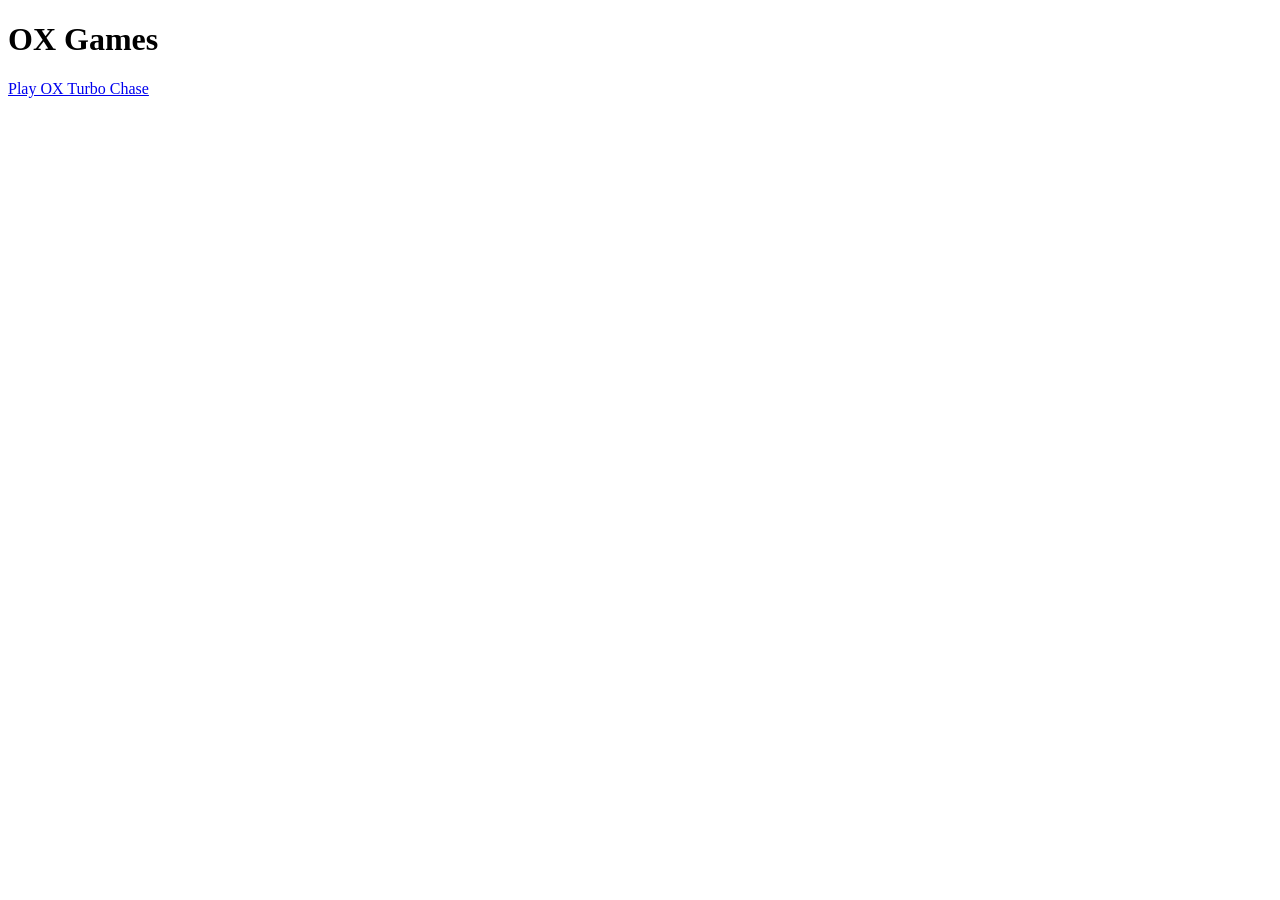
<file: index.html>
<!doctype html><html lang="en"><head><meta charset="utf-8"><meta name="viewport" content="width=device-width,initial-scale=1"><title>OX Games</title></head><body><main><h1>OX Games</h1><a href="./ox-turbo-chase/">Play OX Turbo Chase</a></main></body></html>
</file>
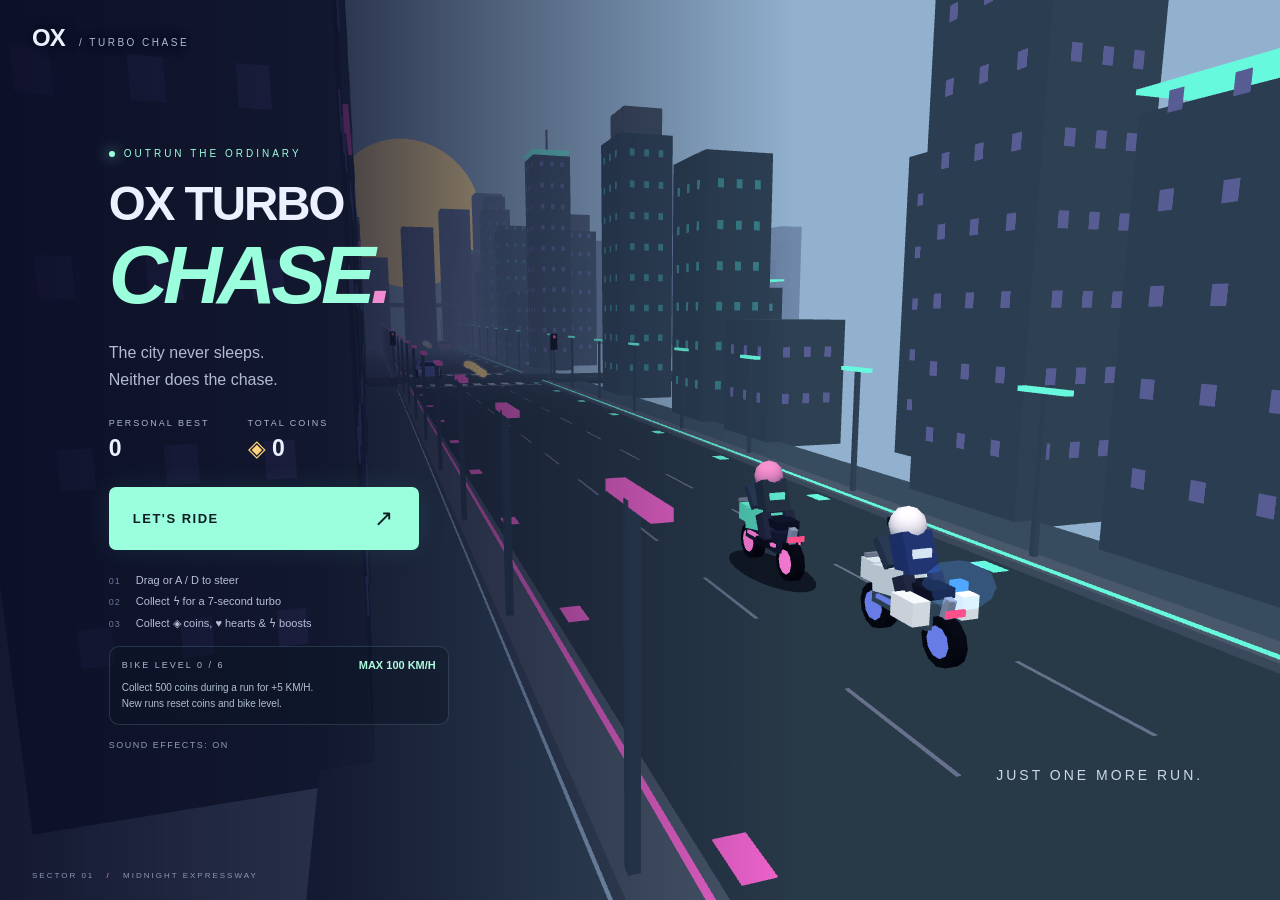
<file: ox-turbo-chase/index.html>
<!doctype html>
<html lang="en">
<head>
  <meta charset="UTF-8" />
  <meta name="viewport" content="width=device-width, initial-scale=1, viewport-fit=cover" />
  <meta name="theme-color" content="#080a20" />
  <meta name="description" content="Ride the neon highway. Dodge traffic, collect coins, and outrun the chase." />
  <title>OX Turbo Chase</title>
  <link rel="icon" type="image/svg+xml" href="./icon.svg" />
  <script src="https://www.youtube.com/game_api/v1"></script>
  <script type="module" crossorigin src="./assets/index-dl7kXBuc.js"></script>
  <link rel="stylesheet" crossorigin href="./assets/index-B7YhjZRI.css">
</head>
<body>
  <main id="app" aria-label="OX Turbo Chase">
    <canvas id="world" aria-label="Neon motorcycle highway"></canvas>
    <div id="interface"></div>
    <div id="boot" role="status">OX TURBO CHASE · LOADING THE HIGHWAY</div>
  </main>
</body>
</html>
</file>
<file: ox-turbo-chase/assets/index-B7YhjZRI.css>
:root{color:#edf1ff;font-synthesis:none;--mint:#9bffdd;--pink:#f08ccf;--muted:#9299b6;background:#0b0d25;font-family:Inter,Segoe UI,Arial,sans-serif}*{box-sizing:border-box;-webkit-tap-highlight-color:transparent}html,body,#app{overscroll-behavior:none;touch-action:none;-webkit-user-select:none;user-select:none;width:100%;height:100%;margin:0;overflow:hidden}button{font:inherit;cursor:pointer;touch-action:none;color:inherit;border:0}button:focus-visible{outline:3px solid var(--pink);outline-offset:4px}button:disabled{opacity:.55;cursor:wait}[hidden]{display:none!important}#world{touch-action:none;width:100%;height:100%;display:block}#interface{pointer-events:none;position:absolute;inset:0}#interface button,#panel section,.ad-preview{pointer-events:auto}#boot{letter-spacing:3px;color:var(--mint);background:#0b0d25;place-items:center;font-size:12px;display:grid;position:absolute;inset:0}.topline{top:max(24px,env(safe-area-inset-top));left:max(32px,env(safe-area-inset-left));right:max(32px,env(safe-area-inset-right));z-index:5;justify-content:space-between;align-items:center;display:flex;position:absolute}.brand{letter-spacing:-1px;font-size:24px;font-weight:900}.brand span{letter-spacing:2.5px;color:#b2bad3;margin-left:9px;font-size:10px;font-weight:500}.utilities{align-items:center;gap:18px;display:flex}.mode{letter-spacing:2px;color:#c0c6dc;background:#10152e60;border:1px solid #787a9e40;border-radius:5px;padding:8px 11px;font-size:9px}.icon-button{background:#171d3980;border:1px solid #6c79934d;border-radius:50%;width:42px;height:42px;font-weight:700}#panel{justify-content:center;align-items:center;display:flex;position:absolute;inset:0}#interface[data-phase=MENU] #panel,#interface[data-phase=READY] #panel{background:linear-gradient(90deg,#0b0d25ed 0%,#0b0d25c9 25%,#0b0d2500 62%);justify-content:flex-start;padding-left:8.5%}.menu{width:440px;max-width:90vw;padding:20px 0}.eyebrow{letter-spacing:3px;color:var(--mint);align-items:center;gap:9px;margin-bottom:22px;font-size:10px;display:flex}.eyebrow i{background:var(--mint);width:6px;height:6px;box-shadow:0 0 14px var(--mint);border-radius:50%}h1{letter-spacing:-5px;margin:0;font-size:clamp(48px,6.4vw,94px);font-weight:900;line-height:.97}h1>span{letter-spacing:-2px;margin-bottom:8px;font-size:.58em;display:block}h1 em,h2 em{color:var(--mint);font-style:italic}.title-dot{color:var(--pink)}.intro{color:#b4bad1;margin:24px 0;font-size:16px;line-height:1.7}.menu-stats{gap:38px;margin:25px 0;display:flex}.micro{letter-spacing:2px;color:#adb5d0;font-size:9px}.menu-stats .micro{margin-bottom:7px;display:block}.menu-stats strong{font-size:23px;font-weight:600}.gold{color:#ffd37e}.primary{background:var(--mint);color:#0d1d25;letter-spacing:1.5px;border-radius:7px;justify-content:space-between;align-items:center;width:100%;min-height:58px;padding:18px 24px;font-size:13px;font-weight:800;transition:background .15s,transform .15s;display:flex;box-shadow:0 0 28px #74f7ce18}.primary:hover{background:#c4ffed;transform:translateY(-1px)}.primary span{font-size:23px}.menu>.primary{max-width:310px}.instructions{color:#b7bed4;gap:9px;margin-top:24px;font-size:11px;display:grid}.instructions b{color:#6e799b;letter-spacing:1px;margin-right:12px;font-size:9px;font-weight:400}.text-button{letter-spacing:1.5px;color:#8f9bb6;background:0 0;padding:15px 0 0;font-size:9px}.menu-tag{text-align:right;letter-spacing:3px;color:#d0d7ed;gap:10px;font-size:14px;display:grid;position:absolute;bottom:13%;right:6%}.footer{bottom:max(20px,env(safe-area-inset-bottom));letter-spacing:2px;color:#8d96b3;justify-content:space-between;font-size:8px;display:flex;position:absolute;left:32px;right:32px}.footer i,.result-inline i{color:var(--pink);padding:0 8px;font-style:normal}#hud{justify-content:space-between;display:flex;position:absolute;top:92px;left:32px;right:32px}.hud-left,.hud-right{align-items:flex-start;gap:30px;display:flex}#hearts{color:#f58bc3;letter-spacing:5px;filter:drop-shadow(0 0 10px #ff60a349);padding-top:4px;font-size:25px}.score{gap:4px;display:grid}.score strong{letter-spacing:-1px;font-size:30px;font-weight:600}.hud-right{align-items:center;gap:25px}.stat{align-items:center;gap:8px;font-size:18px;display:flex}.coin-icon{color:#ffd37e;font-size:24px}.modal{-webkit-backdrop-filter:blur(14px);backdrop-filter:blur(14px);background:#0e132deb;border:1px solid #7177a247;border-radius:16px;width:calc(100% - 40px);max-width:440px;padding:38px;box-shadow:0 24px 100px #0006}.modal .eyebrow{letter-spacing:2px;font-size:8px}.modal h2{letter-spacing:-2px;margin:0 0 22px;font-size:54px;line-height:1}.modal p{color:#b6bfd8;font-size:13px;line-height:1.7}.modal small{color:#8590af;margin-top:14px;font-size:10px;line-height:1.6;display:block}.secondary{letter-spacing:1.5px;background:#1b224380;border:1px solid #69739c50;border-radius:7px;width:100%;margin-top:12px;padding:14px;font-size:11px;display:block}.secondary:hover{background:#28325b}.result-inline{letter-spacing:1px;color:var(--mint);margin:24px 0;font-size:11px}.result-score{gap:7px;display:grid}.result-score strong{color:var(--mint);font-size:44px;font-weight:600}.results{grid-template-columns:1fr 1fr;gap:20px;padding:20px 0 25px;display:grid}.results>div{gap:5px;display:grid}.results b{font-size:17px;font-weight:500}.compact{max-width:380px}#drive{position:absolute;inset:0}.turbo-cluster{bottom:max(65px,calc(env(safe-area-inset-bottom) + 50px));justify-items:end;gap:12px;display:grid;position:absolute;right:32px}#countdown{color:var(--mint);letter-spacing:1px;background:#142c3acc;border-radius:5px;padding:8px;font-size:11px}.telemetry{position:absolute;bottom:83px;left:32px}.telemetry>strong{font-size:30px;font-weight:500}.pressure-track{background:#39405b;width:100px;height:3px;margin:8px 0 17px}.pressure-track i{background:#8c86fb;width:50%;height:100%;display:block}.steer-hint{letter-spacing:2px;color:#d1d9ef;font-size:10px;position:absolute;bottom:36px;left:50%;transform:translate(-50%)}.steer-hint span{color:#9aa7c5;letter-spacing:1px;margin-left:8px;font-size:9px}#interface[data-phase=PLAYING] .footer{display:none}#toast{opacity:0;color:var(--mint);letter-spacing:1px;text-shadow:0 2px 14px #000;font-size:13px;font-weight:700;transition:opacity .15s,transform .15s;position:absolute;top:29%;left:50%;transform:translate(-50%,10px)}.visible#toast{opacity:1;transform:translate(-50%)}.collision:after{content:"";pointer-events:none;border:12px solid #ff69a5;animation:.6s forwards flash;position:absolute;inset:0}@keyframes flash{0%{opacity:.8}to{opacity:0}}.ad-preview{z-index:20;background:#080c20ee;place-items:center;display:grid;position:absolute;inset:0}@media (max-width:600px){.topline{left:20px;right:20px;top:max(18px,env(safe-area-inset-top))}.brand{font-size:22px}.brand span{letter-spacing:1.3px;margin-left:3px;font-size:8px}.mode{letter-spacing:1px;padding:7px;font-size:7px}.utilities{gap:8px}#interface[data-phase=MENU] #panel,#interface[data-phase=READY] #panel{background:linear-gradient(#0b0d25da,#0b0d2560 60%,#0000);align-items:flex-start;padding:65px 28px 20px}.menu{width:100%;padding-top:7vh}h1{font-size:68px}.eyebrow{letter-spacing:2px;margin-bottom:20px;font-size:8px}.intro{margin:18px 0;font-size:13px}.menu-stats{gap:35px;margin:18px 0}.menu-stats strong{font-size:20px}.menu>.primary{max-width:290px}.instructions{gap:8px;margin-top:18px;font-size:10px}.menu-tag{display:none}.footer{letter-spacing:1px;font-size:6px;left:20px;right:20px}#hud{top:78px;left:20px;right:20px}.hud-left{gap:8px;display:grid}.hud-right{text-align:right;gap:14px;display:grid}.stat{justify-content:flex-end;font-size:17px}.score strong{font-size:26px}#hearts{font-size:23px}.turbo-cluster{right:20px;bottom:max(48px,calc(env(safe-area-inset-bottom) + 30px))}.telemetry{bottom:63px;left:20px}.steer-hint{white-space:nowrap;font-size:8px;bottom:20px}.steer-hint span{font-size:8px}.modal{padding:28px}.modal h2{font-size:44px}.modal .eyebrow{font-size:7px}#toast{text-align:center;width:90%;top:27%}}@media (max-height:540px) and (min-aspect-ratio:1){.topline{top:14px;left:24px;right:24px}.footer{bottom:10px}.menu{width:360px;padding:0}#interface[data-phase=MENU] #panel{padding-left:7%}.eyebrow{margin-bottom:12px}h1{font-size:60px}.intro{margin:12px 0;font-size:12px}.menu-stats{gap:28px;margin:12px 0}.menu-stats strong{font-size:17px}.primary{min-height:44px;padding:12px 18px;font-size:11px}.instructions{gap:5px;margin-top:12px;font-size:9px}.text-button{padding-top:10px}.menu-tag{bottom:15%}#hud{top:64px;left:24px;right:24px}.hud-left{gap:20px}.score strong{font-size:23px}#hearts{font-size:21px}.turbo-cluster{bottom:25px;right:24px}.telemetry{bottom:35px;left:24px}.telemetry>strong{font-size:24px}.pressure-track{margin-bottom:9px}.steer-hint{bottom:15px}.modal{max-width:430px;padding:22px 28px}.modal h2{margin-bottom:10px;font-size:32px}.modal .eyebrow{margin-bottom:10px}.modal p{margin:10px 0}.result-inline{margin:15px 0}.result-score strong{font-size:30px}.results{gap:10px;padding:12px 0}.results b{font-size:14px}.secondary{margin-top:8px;padding:10px}.modal small{margin-top:8px}}@media (max-width:350px){h1{font-size:57px}.brand span{display:none}.menu{padding-top:4vh}.intro{margin:12px 0}.menu-stats{margin:14px 0}.instructions{font-size:9px}.primary{min-height:50px}}.record{letter-spacing:1px;color:#b8c1dc;white-space:nowrap;font-size:10px}.record span{color:#99a5c1;margin-right:4px}.record b{font-weight:600}.record.new-record b{color:var(--mint)}.traffic-level{color:#f0bb7e;letter-spacing:1.3px;margin-bottom:12px;font-size:8px;display:block}@media (max-height:540px) and (min-aspect-ratio:1){.record{font-size:9px}.traffic-level{margin-bottom:7px;font-size:7px}}@media (prefers-reduced-motion:reduce){button,#toast{transition:none}}#record-banner{text-align:center;pointer-events:none;background:#10152ae8;border:1px solid #a0ffe3;border-radius:12px;padding:9px 28px;position:absolute;top:76px;left:50%;transform:translate(-50%);box-shadow:0 0 25px #70ffcd33}#record-banner span{color:#a0ffe3;letter-spacing:3px;font-size:11px;font-weight:800;display:block}#record-banner strong{color:#fff4b0;font-variant-numeric:tabular-nums;font-size:29px;display:block}@media (max-width:600px){#record-banner{padding:8px 14px;top:135px}#record-banner span{letter-spacing:2px;font-size:9px}#record-banner strong{font-size:24px}}@media (max-height:500px) and (orientation:landscape){#record-banner{padding:5px 20px;top:60px}#record-banner strong{font-size:20px}}#speedometer{color:#d5eaff;border-bottom:2px solid #9bf4de66;align-items:baseline;gap:7px;padding:7px 0;display:flex;position:absolute;top:160px;right:32px}#speedometer[hidden],#speedometer .micro{display:none}#speedometer strong{font-variant-numeric:tabular-nums;font-size:31px}#speedometer>span:last-child{letter-spacing:1px;font-size:10px}#speedometer.boosted{color:#a0ffe3;text-shadow:0 0 15px #5fffff88;border-color:#a0ffe3}.telemetry #speed,.telemetry #speed+span{display:none}.collision:after{background:#ff76a511;border-width:5px;animation-duration:.28s}@media (max-width:600px){#speedometer{top:185px;right:20px}#speedometer strong{font-size:27px}}@media (max-height:500px) and (orientation:landscape){#speedometer{top:130px;right:24px}#speedometer strong{font-size:24px}}#speedometer{width:160px;text-shadow:none;border:0;padding:0;display:block;top:160px;right:22px}#speedometer svg{width:100%;display:block;overflow:visible}.dial-face{fill:#101629ed;stroke:#647f95;stroke-width:1px}.dial-ring{fill:none;stroke:#577484;stroke-width:1px;opacity:.6}.dial-tick{fill:#bdd9e7;font-size:9px;font-weight:600}.dial-unit{fill:#90bbce;letter-spacing:1.5px;font-size:8px}#live-speed{fill:#ebf9ff;font-variant-numeric:tabular-nums;font-size:22px;font-weight:800}#speed-needle{transform-origin:90px 90px;transition:transform .14s linear}#speedometer.boosted .dial-face{stroke:#89ffe1}#speedometer.boosted #live-speed{fill:#89ffe1}#brake-button{color:#fff;letter-spacing:1px;-webkit-user-select:none;user-select:none;touch-action:none;background:#a62c4aee;border:1px solid #ffa1ad;border-radius:18px;width:86px;height:72px;font-size:14px;font-weight:800;position:absolute;bottom:112px;right:28px;box-shadow:0 5px 20px #080815}#brake-button span{color:#ffd5de;margin-top:5px;font-size:10px;display:block}#brake-button.pressed{background:#ec486d;transform:scale(.96);box-shadow:0 0 22px #f64d7399}.bike-upgrade{background:#0b142466;border:1px solid #a8d3e52b;border-radius:10px;max-width:340px;margin-top:16px;padding:12px}.bike-upgrade>div{justify-content:space-between;align-items:center;gap:12px;display:flex}.bike-upgrade b{color:#aff8dd;font-size:11px}.bike-upgrade .secondary{width:100%;margin:10px 0 0;padding:10px;font-size:11px}.bike-upgrade button:disabled{cursor:default;opacity:.48}@media (max-width:600px){#speedometer{width:126px;top:178px;right:13px}#brake-button{bottom:104px;right:20px}.bike-upgrade{margin-top:12px;padding:10px}}@media (max-height:500px) and (orientation:landscape){#speedometer{width:112px;top:123px;right:14px}#brake-button{width:70px;height:59px;bottom:42px;right:20px}.bike-upgrade{margin-top:8px;padding:7px}.bike-upgrade .secondary{margin-top:5px;padding:7px}}@media (max-width:600px) and (max-height:740px){.menu .intro{margin:12px 0;font-size:13px;line-height:1.45}.menu .eyebrow{margin-bottom:12px}.menu .menu-stats{margin:14px 0}.menu .instructions{gap:6px;margin-top:12px;font-size:10px}.menu .primary{min-height:52px;padding:14px 20px}.menu .text-button{padding-top:10px}.menu .bike-upgrade{margin-top:10px}}@media (max-height:500px) and (orientation:landscape){.menu h1{font-size:48px}.menu .eyebrow{margin-bottom:8px}.menu .menu-stats{margin:8px 0}.menu .primary{min-height:40px;padding:9px 18px}.menu .instructions{display:none}.menu .text-button{padding-top:8px}.menu .bike-upgrade{margin-top:8px}.menu-tag{display:none}}@media (max-width:600px){#toast{text-align:center;max-width:calc(100% - 40px);font-size:11px;top:320px}}@media (max-height:500px) and (orientation:landscape){#interface[data-phase=MENU] #panel,#interface[data-phase=READY] #panel{padding-top:50px;padding-bottom:30px}.menu{padding:0}.menu .intro{display:none}}#interface[data-phase=PAUSED] #toast,#interface[data-phase=UPGRADE] #toast,#interface[data-phase=REVIVE] #toast,#interface[data-phase=GAME_OVER] #toast{display:none}.upgrade-modal h2{font-size:44px}.upgrade-modal strong{color:var(--mint)}.upgrade-modal .upgrade-protection{color:#aff4d5;font-size:11px}@media (max-height:500px) and (orientation:landscape){.upgrade-modal h2{font-size:28px}.upgrade-modal p{font-size:11px;line-height:1.4}.upgrade-modal .result-inline{margin:10px 0}}.bike-upgrade small{color:#b0bed2;margin-top:9px;font-size:10px;line-height:1.6;display:block}@media (max-width:600px) and (max-height:620px){.menu{padding-top:0}.menu h1{font-size:58px}}@media (max-height:500px) and (orientation:landscape){.modal{padding:18px 24px}.result-score strong{font-size:30px}.modal .primary{min-height:44px;padding:12px 18px}.modal .secondary{margin-top:8px;padding:10px}.modal h2{margin-bottom:8px;font-size:28px}.modal .eyebrow{margin-bottom:8px}.result-score strong{font-size:26px;line-height:1.1}.results{gap:6px;padding:8px 0}.modal .primary>span{font-size:20px}}@media (max-height:340px) and (orientation:landscape){.result-score{justify-content:space-between;align-items:center;display:flex}.results{grid-template-columns:repeat(4,1fr)}.modal{padding:14px 20px}.menu h1{font-size:40px}.menu .eyebrow{margin-bottom:6px}.menu .menu-stats{margin:6px 0}.menu .bike-upgrade small{margin-top:5px;line-height:1.3}}#hud,.topline,.telemetry,.steer-hint{text-shadow:0 1px 4px #07101c,0 0 12px #07101ccc}#stage-goal{font-variant-numeric:tabular-nums;background:#111b32e8;border:1px solid #708ca066;border-radius:8px;gap:5px;max-width:220px;padding:9px 12px;display:grid;position:absolute;bottom:157px;left:32px}#stage-goal b{letter-spacing:1px;color:#fff;font-size:11px}#next-escape{color:#cad5e5;white-space:nowrap;font-size:10px}#stage-goal.approaching{border-color:#9bffdd}#stage-goal.approaching #next-escape{color:#9bffdd}#stage-goal.urgent{border-color:#ffd37e}#stage-goal.urgent #next-escape{color:#ffd37e}#stage-banner{text-align:center;pointer-events:none;white-space:nowrap;background:#101b32ed;border:1px solid #a0ffe3;border-radius:12px;padding:10px 22px;position:absolute;top:76px;left:50%;transform:translate(-50%)}#stage-banner span{letter-spacing:2px;color:#9bffdd;font-size:10px;display:block}#stage-banner strong{font-size:30px;line-height:1.25;display:block}#stage-banner small{color:#ffd37e;font-size:10px;display:block}@media (max-width:600px){#stage-goal{padding:8px 10px;bottom:138px;left:20px}#stage-goal b{font-size:10px}#next-escape{font-size:9px}#stage-banner{width:min(210px,100% - 165px);padding:9px 5px;top:222px;left:20px;transform:none}#stage-banner span{letter-spacing:1px;font-size:8px}#stage-banner strong{font-size:22px}#stage-banner small{font-size:8px}}@media (max-height:540px) and (min-aspect-ratio:1){#stage-goal{padding:7px 10px;bottom:85px;left:24px}#stage-banner{width:auto;padding:7px 16px;top:62px;left:50%;transform:translate(-50%)}#stage-banner strong{font-size:22px}#stage-banner span,#stage-banner small{font-size:9px}}@media (max-width:600px) and (orientation:portrait){#speedometer{top:auto;bottom:190px}}@media (max-height:340px) and (orientation:landscape){#interface[data-phase=MENU] #panel,#interface[data-phase=READY] #panel{padding-top:36px;padding-bottom:8px}.menu{padding-top:0}.menu .instructions{margin-top:10px}}
</file>
